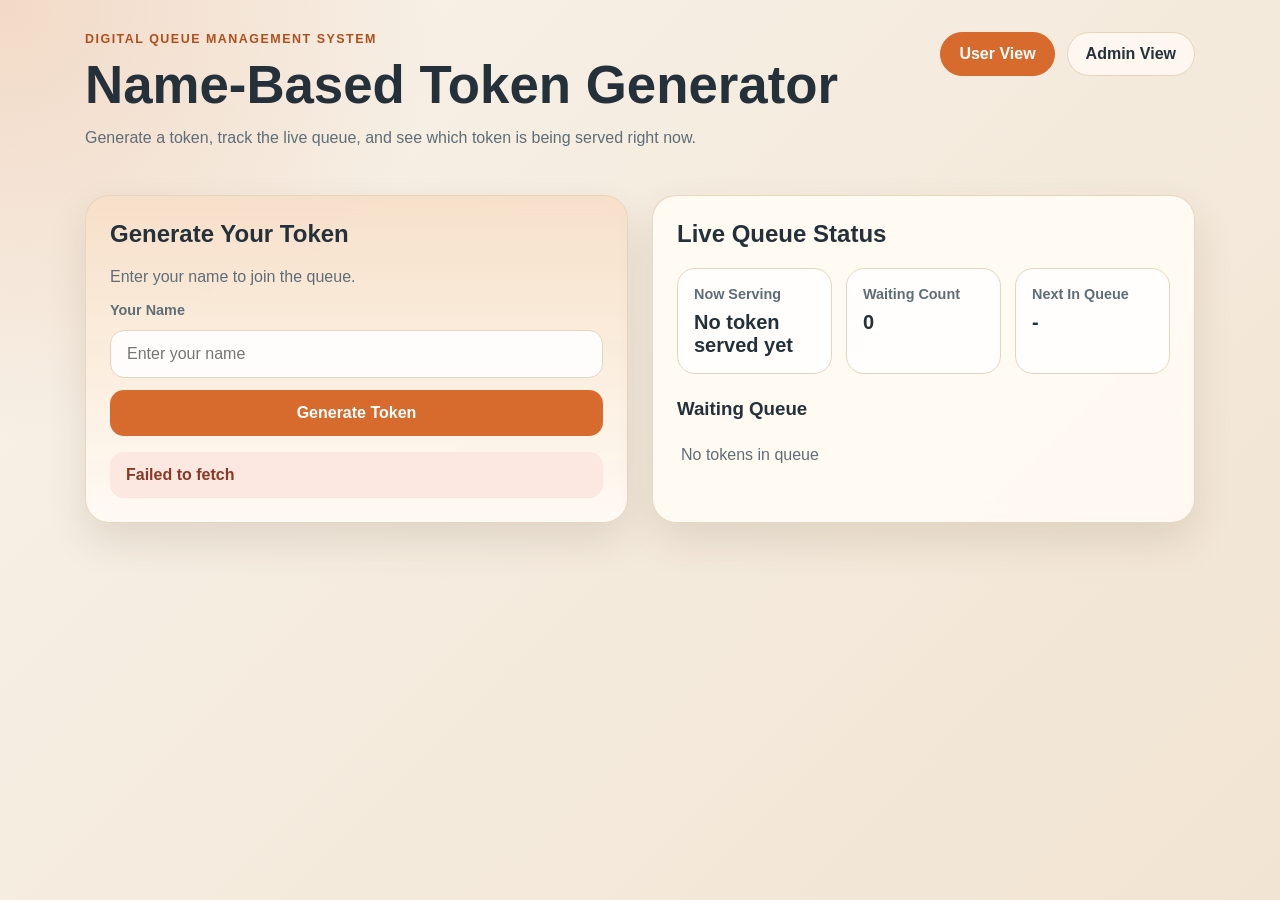
<file: full_stack/frontend/index.html>
<!DOCTYPE html>
<html lang="en">
<head>
    <meta charset="UTF-8">
    <meta name="viewport" content="width=device-width, initial-scale=1.0">
    <title>Digital Queue Management System</title>
    <link rel="stylesheet" href="styles.css">
</head>
<body>
    <div class="page-shell">
        <header class="hero">
            <div>
                <p class="eyebrow">Digital Queue Management System</p>
                <h1>Name-Based Token Generator</h1>
                <p class="subtitle">Generate a token, track the live queue, and see which token is being served right now.</p>
            </div>
            <nav class="top-nav">
                <a class="nav-link active" href="index.html">User View</a>
                <a class="nav-link" href="admin.html">Admin View</a>
            </nav>
        </header>

        <main class="grid-layout">
            <section class="card accent-card">
                <h2>Generate Your Token</h2>
                <p class="muted">Enter your name to join the queue.</p>

                <form id="tokenForm" class="stack">
                    <label for="name">Your Name</label>
                    <input id="name" name="name" type="text" maxlength="100" placeholder="Enter your name" required>
                    <button type="submit">Generate Token</button>
                </form>

                <div id="formMessage" class="message hidden"></div>

                <div id="generatedTokenCard" class="result-card hidden">
                    <span class="result-label">Your Token</span>
                    <strong id="generatedTokenNumber">-</strong>
                    <span id="generatedTokenName" class="muted"></span>
                </div>
            </section>

            <section class="card">
                <h2>Live Queue Status</h2>
                <div class="status-strip">
                    <div>
                        <span class="mini-label">Now Serving</span>
                        <strong id="currentServing">No token served yet</strong>
                    </div>
                    <div>
                        <span class="mini-label">Waiting Count</span>
                        <strong id="waitingCount">0</strong>
                    </div>
                    <div>
                        <span class="mini-label">Next In Queue</span>
                        <strong id="nextToken">-</strong>
                    </div>
                </div>

                <div>
                    <h3>Waiting Queue</h3>
                    <ul id="queueList" class="queue-list"></ul>
                    <p id="queueEmptyState" class="empty-state">No tokens in queue</p>
                </div>
            </section>
        </main>
    </div>

    <script src="script.js"></script>
</body>
</html>
</file>
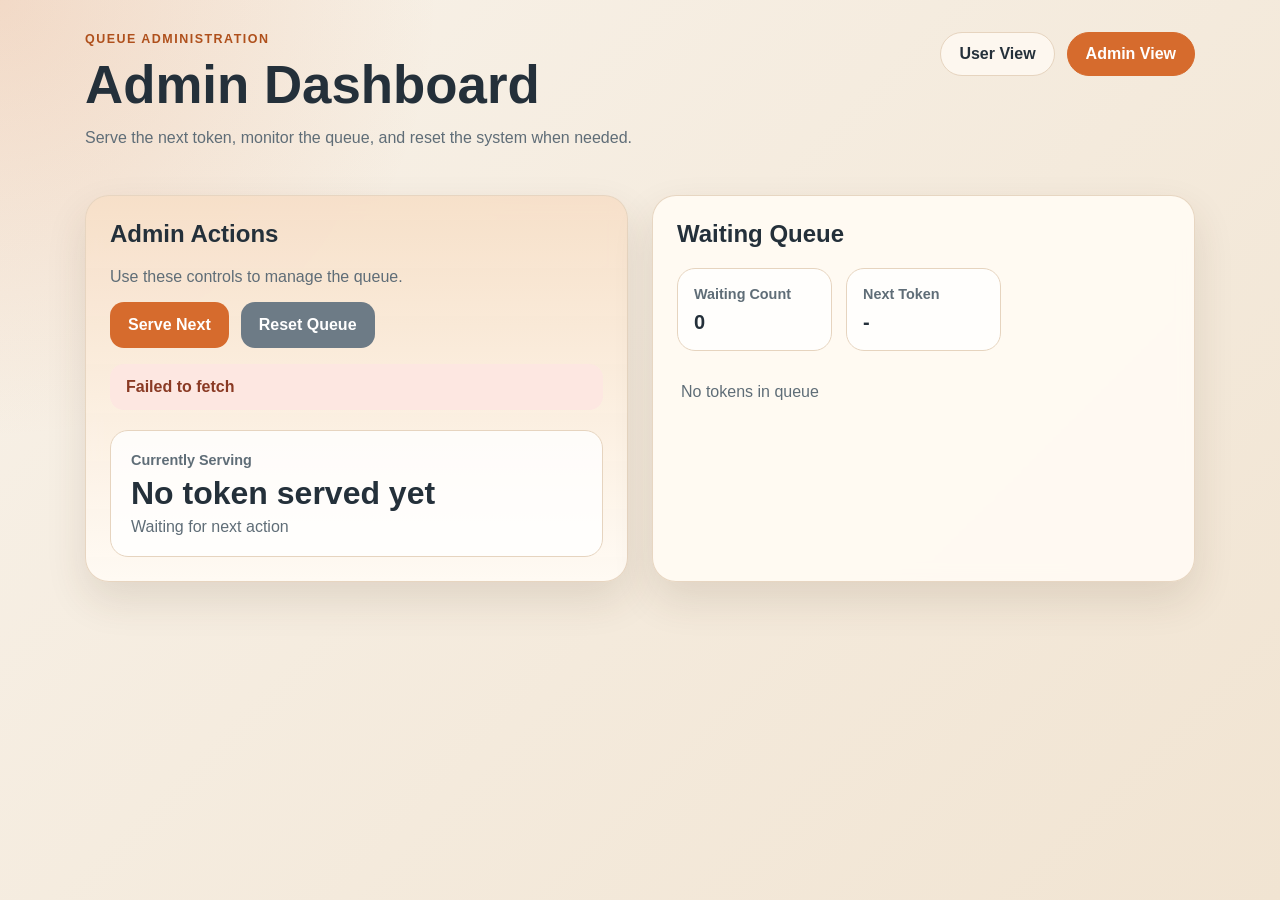
<file: full_stack/frontend/admin.html>
<!DOCTYPE html>
<html lang="en">
<head>
    <meta charset="UTF-8">
    <meta name="viewport" content="width=device-width, initial-scale=1.0">
    <title>Queue Admin Panel</title>
    <link rel="stylesheet" href="styles.css">
</head>
<body>
    <div class="page-shell">
        <header class="hero">
            <div>
                <p class="eyebrow">Queue Administration</p>
                <h1>Admin Dashboard</h1>
                <p class="subtitle">Serve the next token, monitor the queue, and reset the system when needed.</p>
            </div>
            <nav class="top-nav">
                <a class="nav-link" href="index.html">User View</a>
                <a class="nav-link active" href="admin.html">Admin View</a>
            </nav>
        </header>

        <main class="grid-layout">
            <section class="card accent-card">
                <h2>Admin Actions</h2>
                <p class="muted">Use these controls to manage the queue.</p>

                <div class="button-row">
                    <button id="serveNextBtn" type="button">Serve Next</button>
                    <button id="resetQueueBtn" type="button" class="secondary-btn">Reset Queue</button>
                </div>

                <div id="adminMessage" class="message hidden"></div>

                <div class="result-card">
                    <span class="result-label">Currently Serving</span>
                    <strong id="adminCurrentServing">No token served yet</strong>
                    <span id="servedName" class="muted">Waiting for next action</span>
                </div>
            </section>

            <section class="card">
                <h2>Waiting Queue</h2>
                <div class="status-strip">
                    <div>
                        <span class="mini-label">Waiting Count</span>
                        <strong id="adminWaitingCount">0</strong>
                    </div>
                    <div>
                        <span class="mini-label">Next Token</span>
                        <strong id="adminNextToken">-</strong>
                    </div>
                </div>

                <ul id="adminQueueList" class="queue-list"></ul>
                <p id="adminQueueEmptyState" class="empty-state">No tokens in queue</p>
            </section>
        </main>
    </div>

    <script src="admin.js"></script>
</body>
</html>
</file>
<file: full_stack/frontend/styles.css>
:root {
    --bg: #f4efe6;
    --panel: #fffaf3;
    --panel-strong: #f6dfc8;
    --text: #24303a;
    --muted: #5f6d77;
    --primary: #d66b2d;
    --primary-dark: #af501c;
    --border: #e6d4bf;
    --shadow: 0 18px 40px rgba(71, 51, 24, 0.12);
    --success-bg: #e5f6ea;
    --success-text: #245b33;
    --error-bg: #fde7e1;
    --error-text: #8a3a24;
}

* {
    box-sizing: border-box;
}

body {
    margin: 0;
    font-family: "Segoe UI", Tahoma, Geneva, Verdana, sans-serif;
    color: var(--text);
    background:
        radial-gradient(circle at top left, rgba(214, 107, 45, 0.18), transparent 28%),
        linear-gradient(135deg, #f8f2e9 0%, #f1e4d2 100%);
    min-height: 100vh;
}

.page-shell {
    max-width: 1150px;
    margin: 0 auto;
    padding: 32px 20px 40px;
}

.hero {
    display: flex;
    justify-content: space-between;
    align-items: flex-start;
    gap: 24px;
    margin-bottom: 28px;
}

.eyebrow {
    margin: 0 0 8px;
    text-transform: uppercase;
    letter-spacing: 0.12em;
    font-size: 0.78rem;
    color: var(--primary-dark);
    font-weight: 700;
}

h1, h2, h3, p {
    margin-top: 0;
}

h1 {
    font-size: clamp(2rem, 5vw, 3.3rem);
    margin-bottom: 10px;
}

.subtitle {
    max-width: 640px;
    color: var(--muted);
    line-height: 1.6;
}

.top-nav {
    display: flex;
    gap: 12px;
    flex-wrap: wrap;
}

.nav-link {
    text-decoration: none;
    padding: 12px 18px;
    border-radius: 999px;
    background: rgba(255, 250, 243, 0.85);
    color: var(--text);
    border: 1px solid var(--border);
    font-weight: 600;
}

.nav-link.active {
    background: var(--primary);
    color: #fff;
    border-color: var(--primary);
}

.grid-layout {
    display: grid;
    grid-template-columns: repeat(2, minmax(0, 1fr));
    gap: 24px;
}

.card {
    background: rgba(255, 250, 243, 0.96);
    border: 1px solid rgba(230, 212, 191, 0.95);
    border-radius: 24px;
    padding: 24px;
    box-shadow: var(--shadow);
    backdrop-filter: blur(8px);
}

.accent-card {
    background: linear-gradient(180deg, rgba(246, 223, 200, 0.95), rgba(255, 250, 243, 0.98));
}

.muted {
    color: var(--muted);
}

.stack {
    display: flex;
    flex-direction: column;
    gap: 12px;
}

label, .mini-label, .result-label {
    font-size: 0.9rem;
    color: var(--muted);
    font-weight: 600;
}

input {
    width: 100%;
    padding: 14px 16px;
    border: 1px solid var(--border);
    border-radius: 14px;
    font-size: 1rem;
    background: rgba(255, 255, 255, 0.9);
}

button {
    border: none;
    border-radius: 14px;
    padding: 14px 18px;
    background: var(--primary);
    color: white;
    font-size: 1rem;
    font-weight: 700;
    cursor: pointer;
    transition: transform 0.15s ease, background 0.15s ease;
}

button:hover {
    background: var(--primary-dark);
    transform: translateY(-1px);
}

.secondary-btn {
    background: #6d7b86;
}

.secondary-btn:hover {
    background: #56626c;
}

.button-row {
    display: flex;
    gap: 12px;
    flex-wrap: wrap;
    margin-bottom: 16px;
}

.message {
    margin: 16px 0 0;
    padding: 14px 16px;
    border-radius: 14px;
    font-weight: 600;
}

.message.success {
    background: var(--success-bg);
    color: var(--success-text);
}

.message.error {
    background: var(--error-bg);
    color: var(--error-text);
}

.hidden {
    display: none;
}

.result-card {
    margin-top: 20px;
    padding: 20px;
    border-radius: 18px;
    background: rgba(255, 255, 255, 0.78);
    border: 1px solid var(--border);
}

.result-card strong {
    display: block;
    font-size: 2rem;
    margin: 6px 0;
}

.status-strip {
    display: grid;
    grid-template-columns: repeat(3, minmax(0, 1fr));
    gap: 14px;
    margin: 20px 0 24px;
}

.status-strip > div {
    background: rgba(255, 255, 255, 0.78);
    border: 1px solid var(--border);
    border-radius: 18px;
    padding: 16px;
}

.status-strip strong {
    display: block;
    margin-top: 8px;
    font-size: 1.25rem;
}

.queue-list {
    list-style: none;
    padding: 0;
    margin: 0;
    display: flex;
    flex-direction: column;
    gap: 12px;
}

.queue-item {
    display: flex;
    justify-content: space-between;
    align-items: center;
    gap: 16px;
    padding: 16px;
    border: 1px solid var(--border);
    border-radius: 16px;
    background: rgba(255, 255, 255, 0.72);
}

.queue-item strong {
    font-size: 1.1rem;
}

.token-badge {
    min-width: 92px;
    text-align: center;
    background: rgba(214, 107, 45, 0.12);
    color: var(--primary-dark);
    padding: 10px 14px;
    border-radius: 999px;
    font-weight: 800;
}

.empty-state {
    color: var(--muted);
    padding: 8px 4px 0;
}

@media (max-width: 900px) {
    .hero,
    .grid-layout {
        display: grid;
        grid-template-columns: 1fr;
    }

    .hero {
        gap: 16px;
    }

    .status-strip {
        grid-template-columns: 1fr;
    }
}
</file>
